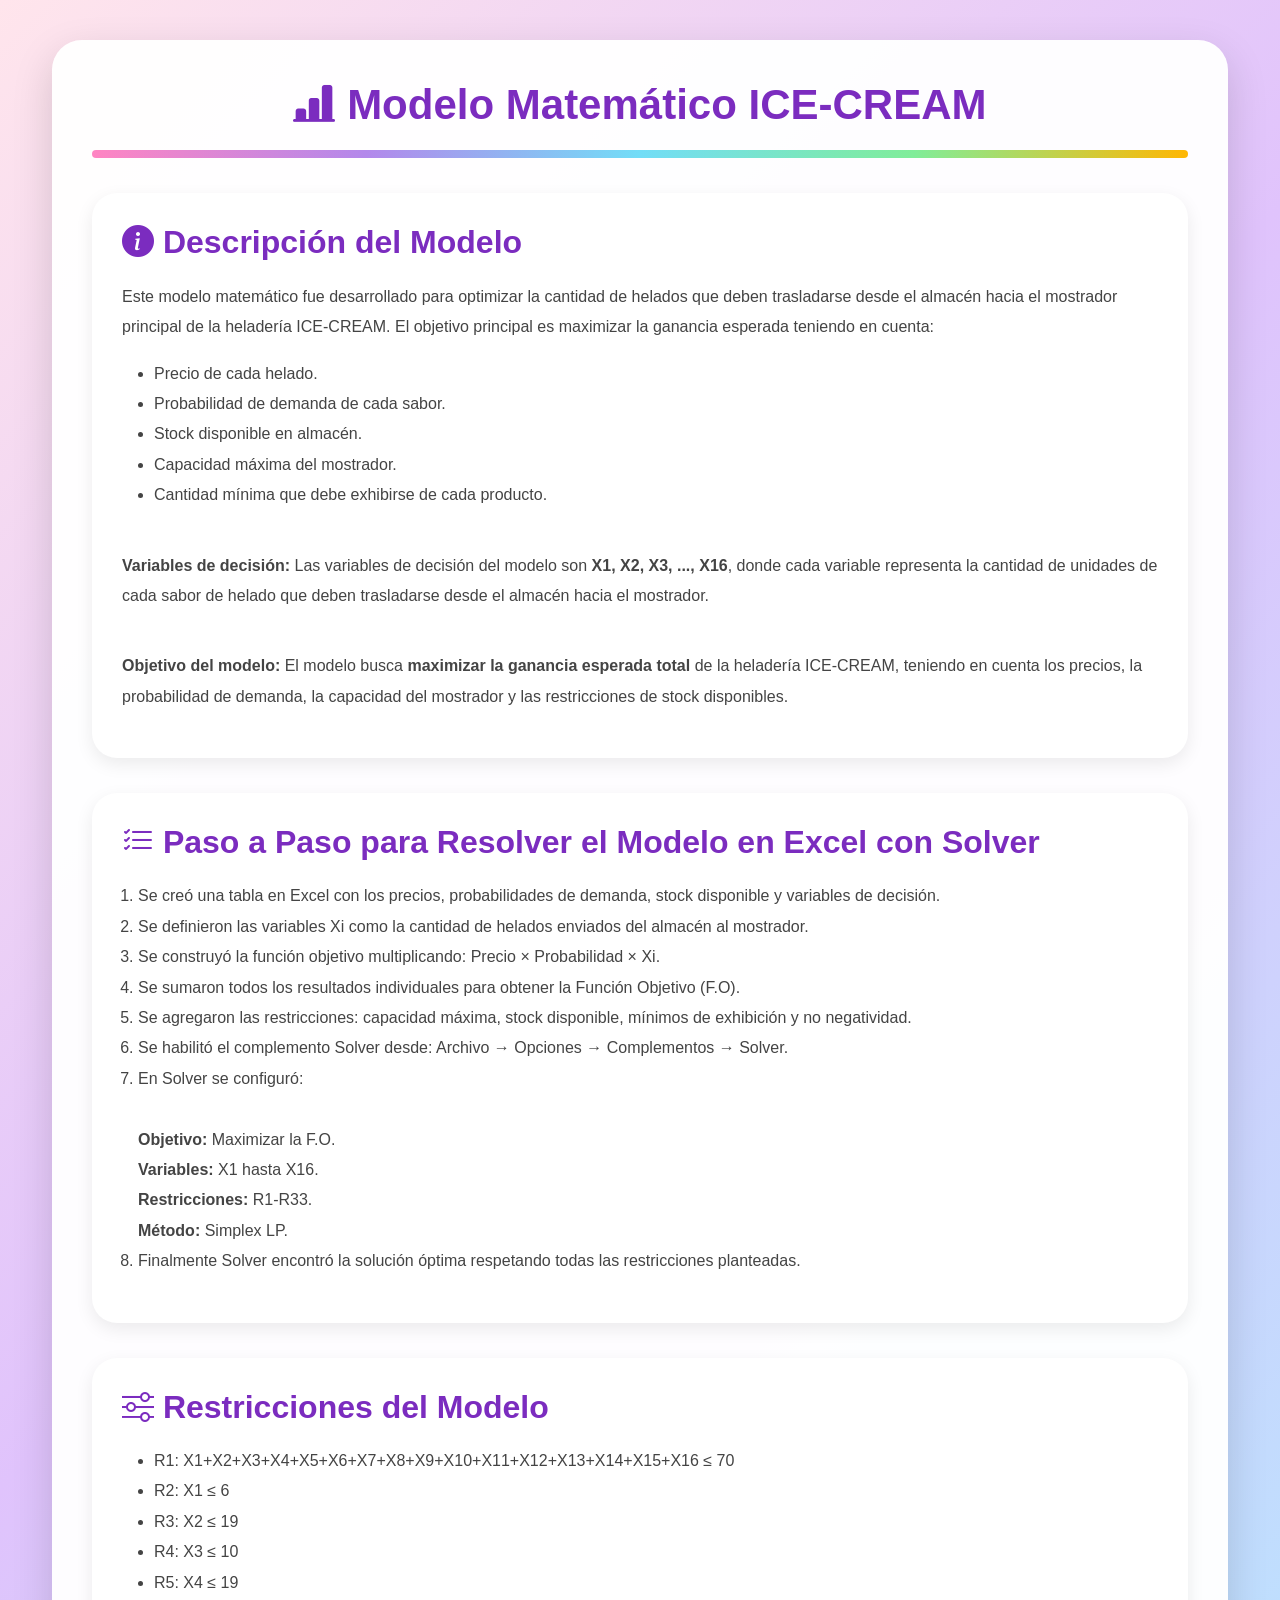
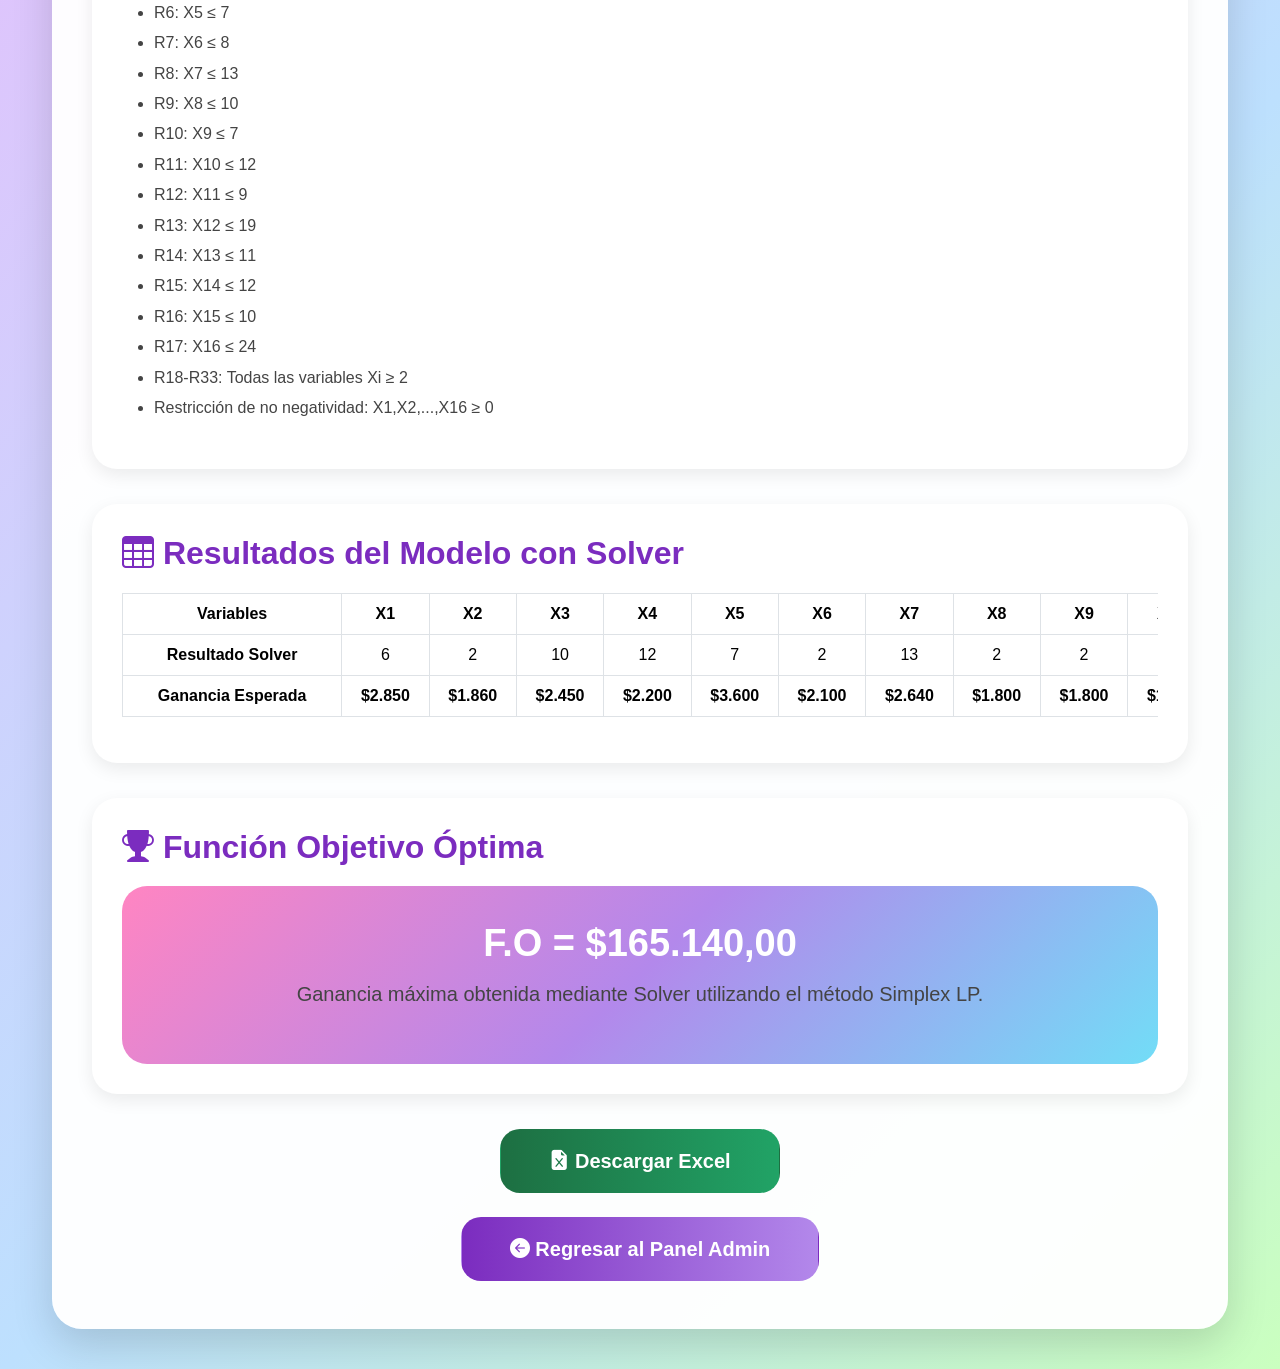
<file: src/main/resources/templates/modelo.html>
<!DOCTYPE html>
<html lang="es">

<head>

    <meta charset="UTF-8">
    <meta name="viewport" content="width=device-width, initial-scale=1.0">

    <title>Modelo Matemático ICE-CREAM</title>

    <!-- Bootstrap -->
    <link
        href="https://cdn.jsdelivr.net/npm/bootstrap@5.3.3/dist/css/bootstrap.min.css"
        rel="stylesheet">

    <!-- Bootstrap Icons -->
    <link
        rel="stylesheet"
        href="https://cdn.jsdelivr.net/npm/bootstrap-icons@1.11.3/font/bootstrap-icons.min.css">

    <style>

        body{
            font-family:'Segoe UI', sans-serif;
            background: linear-gradient(135deg, #ffe5ec 0%, #e0c3fc 35%, #bde0fe 70%, #caffbf 100%);
            min-height:100vh;
            padding:40px;
        }

        .main-container{
            background:rgba(255,255,255,0.97);
            border-radius:30px;
            padding:40px;
            box-shadow: 0 15px 40px rgba(0,0,0,0.15);
        }

        .title{
            text-align:center;
            color:#7b2cbf;
            font-size:42px;
            font-weight:bold;
            margin-bottom:20px;
        }

        .top-bar{
            width:100%;
            height:8px;
            border-radius:20px;
            margin-bottom:35px;
            background: linear-gradient(90deg, #ff85c2, #b388eb, #72ddf7, #80ed99, #ffb703);
        }

        .custom-card{
            background:white;
            border-radius:25px;
            padding:30px;
            margin-bottom:35px;
            box-shadow: 0 6px 18px rgba(0,0,0,0.08);
        }

        .custom-card h2{
            color:#7b2cbf;
            margin-bottom:20px;
            font-weight:bold;
        }

        .custom-card p,
        .custom-card li{
            color:#444;
            line-height:1.9;
        }

        .table-container{
            overflow-x:auto;
        }

        table{
            min-width:1600px;
        }

        thead{
            background: linear-gradient(90deg, #ff85c2, #b388eb, #72ddf7);
            color:white;
        }

        th{
            text-align:center;
            padding:15px;
        }

        td{
            text-align:center;
            vertical-align:middle;
        }

        tbody tr:nth-child(even){
            background:#fff0f6;
        }

        tbody tr:hover{
            background:#e0f7ff;
        }

        .fo-row{
            background:#ffb703 !important;
            font-weight:bold;
        }

        .resultado-box{
            background: linear-gradient(135deg, #ff85c2, #b388eb, #72ddf7);
            color:white;
            padding:35px;
            border-radius:25px;
            text-align:center;
        }

        .resultado-box h3{
            font-size:38px;
            font-weight:bold;
        }

        .resultado-box p{
            font-size:20px;
        }

        @media(max-width:768px){
            body{ padding:15px; }
            .main-container{ padding:20px; }
            .title{ font-size:30px; }
        }

    </style>

</head>

<body>

    <div class="container-fluid">

        <div class="main-container">

            <h1 class="title">
                <i class="bi bi-bar-chart-line-fill"></i>
                Modelo Matemático ICE-CREAM
            </h1>

            <div class="top-bar"></div>

            <!-- DESCRIPCIÓN -->
            <div class="custom-card">
                <h2><i class="bi bi-info-circle-fill"></i> Descripción del Modelo</h2>
                <p>Este modelo matemático fue desarrollado para optimizar la cantidad de helados que deben trasladarse desde el almacén hacia el mostrador principal de la heladería ICE-CREAM. El objetivo principal es maximizar la ganancia esperada teniendo en cuenta:</p>
                <ul>
                    <li>Precio de cada helado.</li>
                    <li>Probabilidad de demanda de cada sabor.</li>
                    <li>Stock disponible en almacén.</li>
                    <li>Capacidad máxima del mostrador.</li>
                    <li>Cantidad mínima que debe exhibirse de cada producto.</li>
                </ul>
                <br>
                <p><b>Variables de decisión:</b> Las variables de decisión del modelo son <b>X1, X2, X3, ..., X16</b>, donde cada variable representa la cantidad de unidades de cada sabor de helado que deben trasladarse desde el almacén hacia el mostrador.</p>
                <br>
                <p><b>Objetivo del modelo:</b> El modelo busca <b>maximizar la ganancia esperada total</b> de la heladería ICE-CREAM, teniendo en cuenta los precios, la probabilidad de demanda, la capacidad del mostrador y las restricciones de stock disponibles.</p>
            </div>

            <!-- PASO A PASO -->
            <div class="custom-card">
                <h2><i class="bi bi-list-check"></i> Paso a Paso para Resolver el Modelo en Excel con Solver</h2>
                <ol class="ps-3">
                    <li>Se creó una tabla en Excel con los precios, probabilidades de demanda, stock disponible y variables de decisión.</li>
                    <li>Se definieron las variables Xi como la cantidad de helados enviados del almacén al mostrador.</li>
                    <li>Se construyó la función objetivo multiplicando: Precio × Probabilidad × Xi.</li>
                    <li>Se sumaron todos los resultados individuales para obtener la Función Objetivo (F.O).</li>
                    <li>Se agregaron las restricciones: capacidad máxima, stock disponible, mínimos de exhibición y no negatividad.</li>
                    <li>Se habilitó el complemento Solver desde: Archivo → Opciones → Complementos → Solver.</li>
                    <li>En Solver se configuró:<br><br>
                        <b>Objetivo:</b> Maximizar la F.O.<br>
                        <b>Variables:</b> X1 hasta X16.<br>
                        <b>Restricciones:</b> R1-R33.<br>
                        <b>Método:</b> Simplex LP.
                    </li>
                    <li>Finalmente Solver encontró la solución óptima respetando todas las restricciones planteadas.</li>
                </ol>
            </div>

            <!-- RESTRICCIONES -->
            <div class="custom-card">
                <h2><i class="bi bi-sliders"></i> Restricciones del Modelo</h2>
                <ul>
                    <li>R1: X1+X2+X3+X4+X5+X6+X7+X8+X9+X10+X11+X12+X13+X14+X15+X16 ≤ 70</li>
                    <li>R2: X1 ≤ 6</li>
                    <li>R3: X2 ≤ 19</li>
                    <li>R4: X3 ≤ 10</li>
                    <li>R5: X4 ≤ 19</li>
                    <li>R6: X5 ≤ 7</li>
                    <li>R7: X6 ≤ 8</li>
                    <li>R8: X7 ≤ 13</li>
                    <li>R9: X8 ≤ 10</li>
                    <li>R10: X9 ≤ 7</li>
                    <li>R11: X10 ≤ 12</li>
                    <li>R12: X11 ≤ 9</li>
                    <li>R13: X12 ≤ 19</li>
                    <li>R14: X13 ≤ 11</li>
                    <li>R15: X14 ≤ 12</li>
                    <li>R16: X15 ≤ 10</li>
                    <li>R17: X16 ≤ 24</li>
                    <li>R18-R33: Todas las variables Xi ≥ 2</li>
                    <li>Restricción de no negatividad: X1,X2,...,X16 ≥ 0</li>
                </ul>
            </div>

            <!-- RESULTADOS -->
            <div class="custom-card">
                <h2><i class="bi bi-table"></i> Resultados del Modelo con Solver</h2>
                <div class="table-container">
                    <table class="table table-bordered">
                        <thead>
                            <tr>
                                <th>Variables</th>
                                <th>X1</th><th>X2</th><th>X3</th><th>X4</th>
                                <th>X5</th><th>X6</th><th>X7</th><th>X8</th>
                                <th>X9</th><th>X10</th><th>X11</th><th>X12</th>
                                <th>X13</th><th>X14</th><th>X15</th><th>X16</th>
                            </tr>
                        </thead>
                        <tbody>
                            <tr>
                                <td><b>Resultado Solver</b></td>
                                <td>6</td><td>2</td><td>10</td><td>12</td>
                                <td>7</td><td>2</td><td>13</td><td>2</td>
                                <td>2</td><td>2</td><td>2</td><td>2</td>
                                <td>2</td><td>2</td><td>2</td><td>2</td>
                            </tr>
                            <tr class="fo-row">
                                <td><b>Ganancia Esperada</b></td>
                                <td>$2.850</td><td>$1.860</td><td>$2.450</td><td>$2.200</td>
                                <td>$3.600</td><td>$2.100</td><td>$2.640</td><td>$1.800</td>
                                <td>$1.800</td><td>$1.750</td><td>$1.400</td><td>$520</td>
                                <td>$2.000</td><td>$1.800</td><td>$1.680</td><td>$2.100</td>
                            </tr>
                        </tbody>
                    </table>
                </div>
            </div>

            <!-- FUNCIÓN OBJETIVO -->
            <div class="custom-card">
                <h2><i class="bi bi-trophy-fill"></i> Función Objetivo Óptima</h2>
                <div class="resultado-box">
                    <h3>F.O = $165.140,00</h3>
                    <p>Ganancia máxima obtenida mediante Solver utilizando el método Simplex LP.</p>
                </div>
            </div>

            <!-- BOTÓN DESCARGAR EXCEL -->
            <div class="text-center mt-4 mb-2">
                <a href="/excel/modelo.xlsx" download class="btn btn-lg px-5 py-3"
                    style="background: linear-gradient(90deg, #1d6f42, #21a366); color: white; border-radius: 20px; font-weight: bold; text-decoration: none;">
                     <i class="bi bi-file-earmark-excel-fill"></i> Descargar Excel
                </a>
            </div>

            <!-- BOTÓN REGRESAR -->
            <div class="text-center mt-4 mb-2">
                <a href="/home" class="btn btn-lg px-5 py-3"
                   style="background: linear-gradient(90deg, #7b2cbf, #b388eb); color: white; border-radius: 20px; font-weight: bold; text-decoration: none;">
                    <i class="bi bi-arrow-left-circle-fill"></i> Regresar al Panel Admin
                </a>
            </div>

        </div>

    </div>

</body>

</html>
</file>
